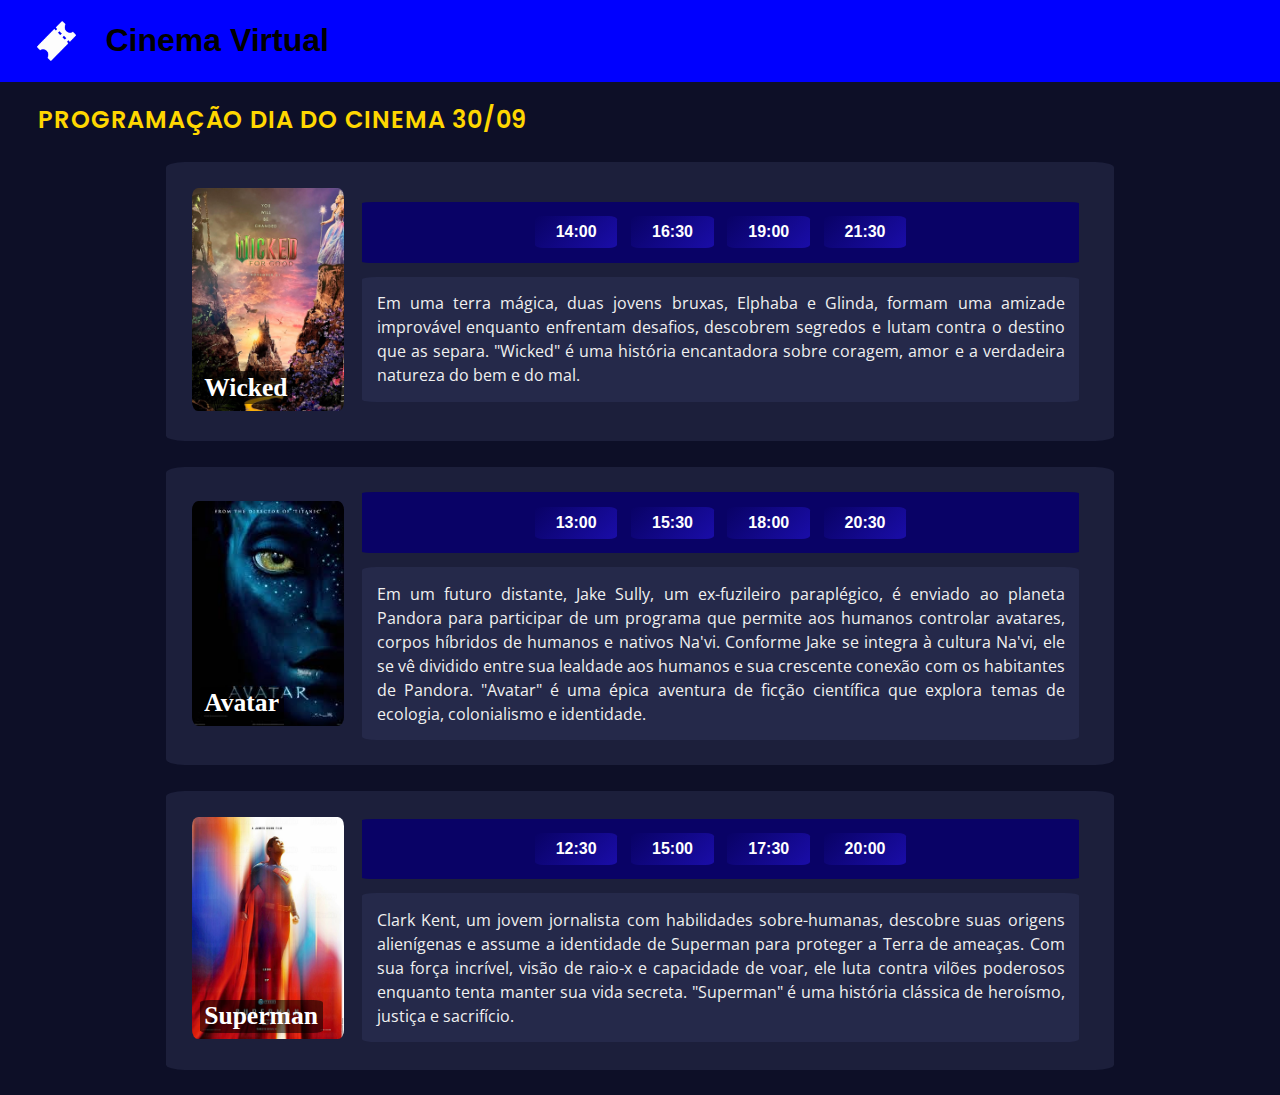
<file: Escolha de Hórario/index.html>
<!DOCTYPE html>
<html lang="pt-BR">
<head>
    <meta charset="UTF-8">
    <title>Seleção da Sessão</title>
    <link href="style.css" rel="stylesheet">
    <link href="https://fonts.googleapis.com/css2?family=Poppins:wght@600&family=Open+Sans:wght@400&display=swap" rel="stylesheet">
</head>
<body>
    <!-- Cabeçalho -->
    <header>
        <div id="banner">
            <img src="Imagens/logo.png" alt="Icone" id="banner_img">
            <h1 id="banner_h1">Cinema Virtual</h1>
        </div>
    </header>

    <!-- Conteúdo principal -->

    <h2 class="titulo-horarios"> Programação Dia do Cinema 30/09 </h2>
     <!-- Talvez colocar um ícone com mais opções de data? -->

    <!-- Filme 1: Wicked -->
    <div class="filme-wrapper">
        <div class="img-container">
                <img id="img_principal" src="Imagens/wicked-poster.png" alt="Poster do filme">
                <div id="txt_img_principal">Wicked</div>
            </div>
            <div class="horarios-container">
                <div id="container_card">
                    <div class="opcoes_genero">14:00</div>
                    <div class="opcoes_genero">16:30</div>
                    <div class="opcoes_genero">19:00</div>
                    <div class="opcoes_genero">21:30</div>
                </div>
                <div class="sinopse">
         <p>
            Em uma terra mágica, duas jovens bruxas, Elphaba e Glinda, formam uma amizade improvável enquanto enfrentam desafios, descobrem segredos e lutam contra o destino que as separa. "Wicked" é uma história encantadora sobre coragem, amor e a verdadeira natureza do bem e do mal.
        </p>
    </div>
                
        </div>
    </div>

    <!-- Filme 2: Avatar -->
    <div class="filme-wrapper">
        <div class="img-container">
            <img id="img_principal" src="Imagens/avatar-poster.jpeg" alt="Poster do filme">
            <div id="txt_img_principal">Avatar</div>
        </div>
        <div class="horarios-container">
            <div id="container_card">
                <div class="opcoes_genero">13:00</div>
                <div class="opcoes_genero">15:30</div>
                <div class="opcoes_genero">18:00</div>
                <div class="opcoes_genero">20:30</div>
            </div>
            <div class="sinopse">
         <p>
            Em um futuro distante, Jake Sully, um ex-fuzileiro paraplégico, é enviado ao planeta Pandora para participar de um programa que permite aos humanos controlar avatares, corpos híbridos de humanos e nativos Na'vi. Conforme Jake se integra à cultura Na'vi, ele se vê dividido entre sua lealdade aos humanos e sua crescente conexão com os habitantes de Pandora. "Avatar" é uma épica aventura de ficção científica que explora temas de ecologia, colonialismo e identidade.
        </p>
    </div>
        </div>
    </div>

    <!-- Filme 3: Superman -->
     <div class="filme-wrapper">
        <div class="img-container">
            <img id="img_principal" src="Imagens/superman-poster.jpg" alt="Poster do filme">
            <div id="txt_img_principal">Superman</div>
        </div>
        <div class="horarios-container">
            <div id="container_card">
                <div class="opcoes_genero">12:30</div>
                <div class="opcoes_genero">15:00</div>
                <div class="opcoes_genero">17:30</div>
                <div class="opcoes_genero">20:00</div>
            </div>
            <div class="sinopse">
         <p>
            Clark Kent, um jovem jornalista com habilidades sobre-humanas, descobre suas origens alienígenas e assume a identidade de Superman para proteger a Terra de ameaças. Com sua força incrível, visão de raio-x e capacidade de voar, ele luta contra vilões poderosos enquanto tenta manter sua vida secreta. "Superman" é uma história clássica de heroísmo, justiça e sacrifício.
        </p>
    </div>
        </div>
    </div>

</body>
</html>
</file>
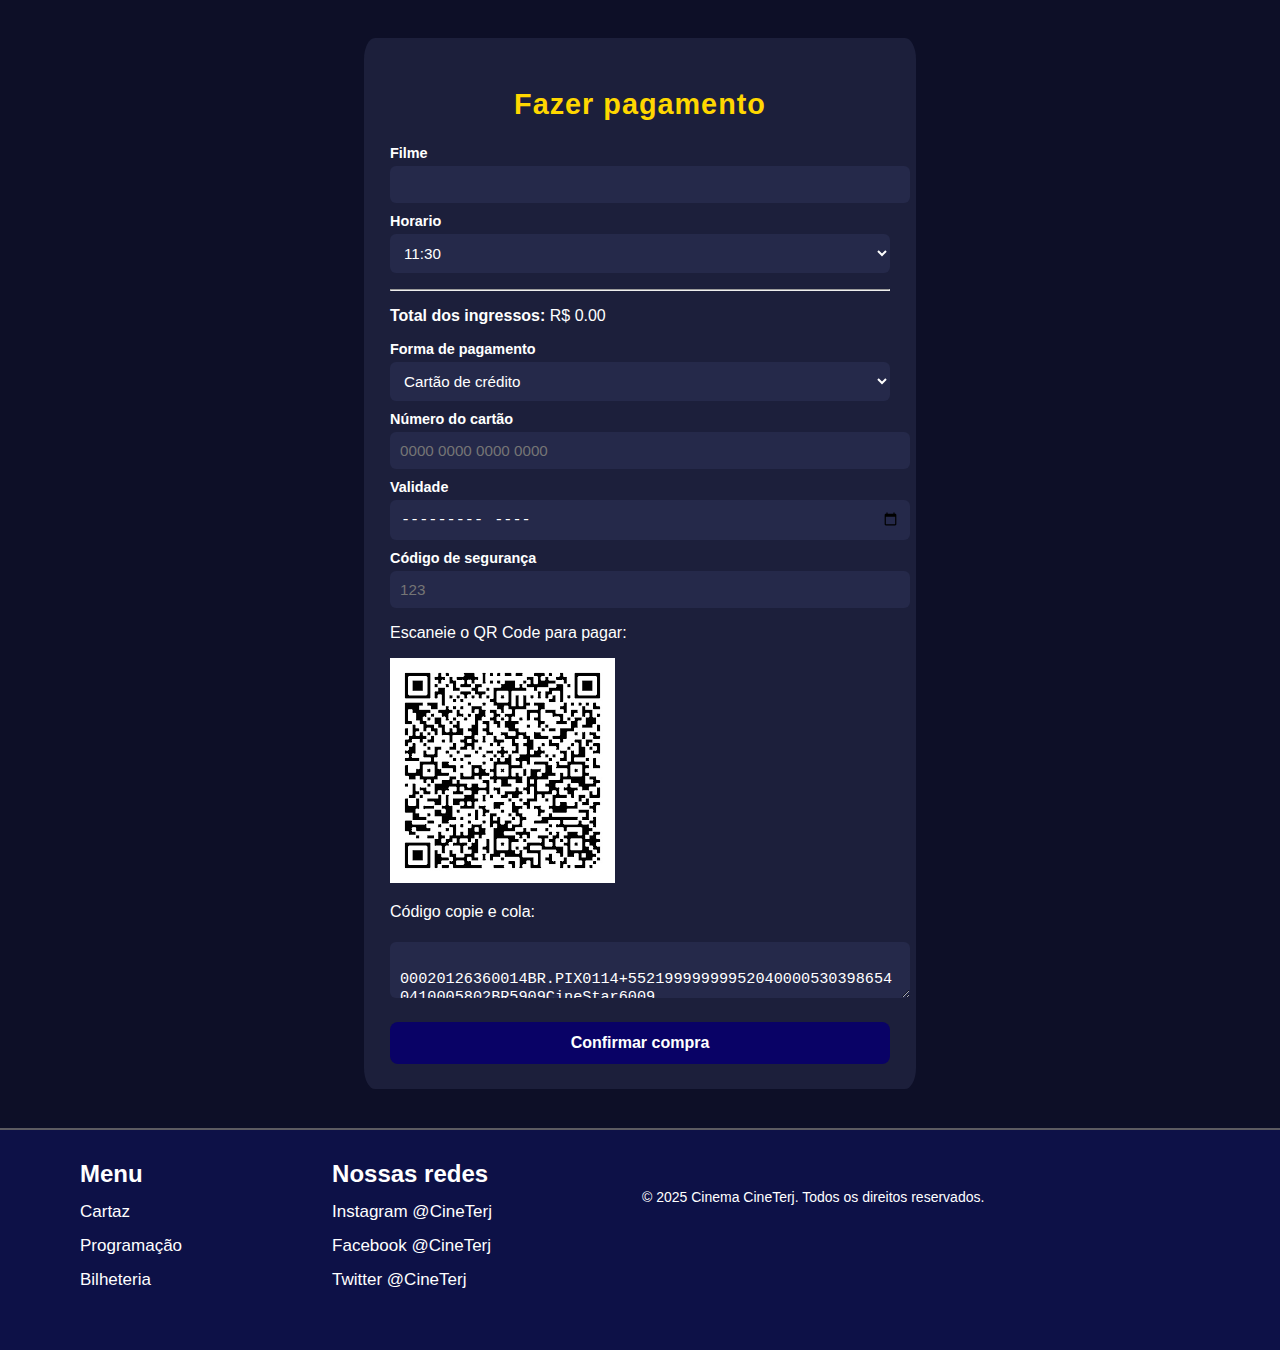
<file: pagamento.html>
<!DOCTYPE html>
<html lang="pt-br">
<head>
    <meta charset="UTF-8">
    <title>Página de pagamento</title>
    <link href="Css/pagamento.css" rel="stylesheet">
</head>
<body>
    <div class="pagamento-wrapper">
        <h2>Fazer pagamento</h2>
        <form>
            <label>Filme</label>
            <input type="text" id="filme" disabled>

            <label>Horario</label>
            <select id="horaio">
                <option>11:30</option>
                <option>12:00</option>
                <option>13:00</option>
                <option>14:00</option>
                <option>14:30</option>
                <option>15:30</option>
                <option>16:45</option>
                <option>17:00</option>
                <option>18:00</option>
                <option>19:15</option>
                <option>19:30</option>
                <option>20:30</option>
            </select>

            <p></p>
            <hr>
            <p>
                <span style="font-weight: bold;">Total dos ingressos:</span> 
                R$ <span id="valorTotal" style="font-weight: normal;">0.00</span>
            </p>

            <label>Forma de pagamento</label>
            <select>
                <option value="cartao">Cartão de crédito</option>
                <option value="pix">PIX</option>
            </select>

            <div>
              <label>Número do cartão</label>
              <input type="text" placeholder="0000 0000 0000 0000">

              <label>Validade</label>
              <input type="month">

              <label>Código de segurança</label>
              <input type="text" maxlength="3" placeholder="123">
           </div>

            <div>
                <p>Escaneie o QR Code para pagar:</p>
                <img src="Imagens/qr-code.png" alt="QR Code Pix">
                <p>Código copie e cola:</p>
                <textarea>
                    00020126360014BR.PIX0114+552199999999520400005303986540410005802BR5909CineStar6009
                </textarea>
            </div>

            <button type="submit" id="pagamento">Confirmar compra</button>
            <div id="alerta">
                Pagamento confirmado!
            </div>
        </form>
    </div>

    <footer id="footer">
        <div class="footer_coluna">
            <h3 class="footer_titulo">Menu</h3>
            <a class="footer_txt" href="index.html">Cartaz</a>
            <a class="footer_txt" href="Programação.html">Programação</a>
            <a class="footer_txt" href="placeholder.html">Bilheteria</a>
        </div>
        <div class="footer_coluna">
            <h3 class="footer_titulo">Nossas redes</h3>
            <a class="footer_txt">Instagram @CineTerj</a>
            <a class="footer_txt">Facebook @CineTerj</a>
            <a class="footer_txt">Twitter @CineTerj</a>
        </div>
        <div class="footer-content">
            <p>&copy; 2025 Cinema CineTerj. Todos os direitos reservados.</p>
        </div>
    </footer>

    <script src="js/pagamento.js"></script>

</body>
</html>
</file>
<file: Escolha de Hórario/style.css>
/* ===== Corpo da página ===== */
body {
  background-color: #0d0f27;
  margin: 0;
  padding: 0;
  font-family: 'Open Sans', sans-serif;
}

/* ===== Cabeçalho ===== */
#banner {
    display: flex;
    gap: 1.5%; 
    align-items: center; 
    padding: 0.8% 2%;
    border-bottom: 0.2% solid #ccc;
    background-color: blue;
}

#banner_img {
    width: 5%;
    height: auto;
}

#banner_h1 {
    font-family: 'Roboto', sans-serif;
    font-size: 2rem;
    font-weight: bold;
    margin: 0;
}

/* ===== Container do filme ===== */
.filme-wrapper {
  display: flex;
  flex-direction: row;
  align-items: center;
  gap: 2%;
  max-width: 70%;
  margin: 2% auto;
  padding: 2%;
  background-color: #1c1f3b;
  border-radius: 2%;
  box-shadow: 0 0.5% 1.4% rgba(0,0,0,0.4);
}

/* ===== Pôster ===== */
.img-container {
  width: 17%;
  position: relative;
}

#img_principal {
  width: 100%;
  height: auto;
  border-radius: 4%;
}

#txt_img_principal {
  position: absolute;
  bottom: 5%;
  left: 5%;
  color: white;
  font-family: 'Cinzel', serif;
  font-size: 1.6rem;
  font-weight: bold;
  padding: 1% 3%;
  border-radius: 8%;
  background: rgba(0,0,0,0.55);
}

/* ===== Horários ===== */
.horarios-container {
  width: 80%;
}

/* Título acima do quadrado de horários */
.titulo-horarios {
  color: #ffd700;
  font-family: 'Poppins', sans-serif;
  font-size: 1.5rem;
  font-weight: 600;
  margin-bottom: 2%;
  text-transform: uppercase;
  letter-spacing: 0.05rem;
  margin-left: 3%;
}

/* ===== Sinopse ===== */
.sinopse {
  margin-top: 2%;
  padding: 2%;
  background-color: #25294a;
  border-radius: 2%;
  box-shadow: 0 0.4% 1% rgba(0,0,0,0.35);
}

.sinopse p {
  margin: 0;
  color: #f0f0f0;
  font-family: 'Open Sans', sans-serif;
  font-size: 1rem;
  line-height: 1.5;
  text-align: justify;
}

/* ===== Faixa azul dos horários ===== */
#container_card {
  display: flex;
  flex-wrap: wrap;
  gap: 2%;
  background-color: #090266;
  border-radius: 2%;
  padding: 2%;
  box-shadow: 0 0.4% 1% rgba(0,0,0,0.3);
  
  justify-content: center;  
  align-items: center;      
}

/* Caixinhas individuais */
.opcoes_genero {
  border-radius: 10%;
  background: linear-gradient(135deg, #090266, #1a0da8);
  font-family: 'Roboto', sans-serif;
  font-size: 1rem;
  font-weight: bold;
  color: white;
  padding: 1% 2%;
  cursor: pointer;
  transition: 0.2s;
  text-align: center;
  min-width: 8%;
  box-shadow: 0 0.2% 0.6% rgba(0,0,0,0.35);
}

.opcoes_genero:hover {
  transform: scale(1.08);
  background: linear-gradient(135deg, #1a0da8, #090266);
}

/* ===== Responsividade ===== */
@media (max-width: 900px) {
  .filme-wrapper {
    flex-direction: column;
    align-items: center;
  }
  
  .img-container, .horarios-container {
    width: 90%;
  }
  
  #container_card {
    justify-content: center;
  }
}
</file>
<file: Css/pagamento.css>
body {
    background-color: #0d0f27;
    margin: 0;
    padding: 0;
    font-family: 'Open Sans', sans-serif;
    color: white;
}

.pagamento-wrapper {
    max-width: 500px;
    margin: 3% auto;
    padding: 2%;
    background-color: #1c1f3b;
    border-radius: 2%;
}

h2 {
    text-align: center;
    color: #ffd700;
    font-family: 'Poppins', sans-serif;
    font-size: 1.8rem;
    margin-bottom: 1.5rem;
    letter-spacing: 1px;
}

label {
    display: block;
    margin-top: 10px;
    font-size: 0.9rem;
    color: white;
    font-weight: 600;
}

input, select, textarea {
    width: 100%;
    padding: 10px;
    margin-top: 5px;
    border-radius: 6px;
    border: none;
    font-size: 0.95rem;
    background-color: #25294a;
    color: white;
}

button {
    margin-top: 20px;
    width: 100%;
    padding: 12px;
    border-radius: 8px;
    border: none;
    background: #090266;
    color: white;
    font-size: 1rem;
    font-weight: bold;
    cursor: pointer;
    transition: all 0.3s ease;
}

button:hover {
    transform: scale(1.05);
    background: #0f0599;
}

#pix-container {
    display: none;
    margin-top: 20px;
    text-align: center;
    background: #25294a;
    padding: 15px;
    border-radius: 8px;
}

#pix-container img {
    width: 180px;
    margin: 10px 0;
}

#pix-container textarea {
    height: 80px;
    font-size: 0.9rem;
}

#alerta {
    display: none;
    position: fixed;
    top: 10%;
    left: 50%;
    transform: translateX(-50%);
    background: #0f0599;
    color: white;
    padding: 20px 30px;
    border-radius: 8px;
    font-size: 16px;
    text-align: center;
}

#footer {
  display: flex;
  gap: 150px; 
  padding: 30px 80px;
  border-top: 2px solid #5c5b61;
  background-color: #0d1147;;
  height: 160px;
}

.footer_coluna {
  display: flex;
  flex-direction: column;
  gap:14px
}

.footer_titulo {
    font-family: 'Roboto', sans-serif;
    font-size: 24px;
    font-weight: bold;
    margin: 0;
    color: white;
}

.footer_txt {
  font-family: 'Roboto', sans-serif;
  font-size: 17px;
  margin: 0;
  color: white;
  text-decoration: none;
}

.footer-content {
  color: white;
  text-align: center;
  padding: 15px 0;
  font-family: 'Roboto', sans-serif;
  font-size: 14px;
}

.footer_txt:link,
.footer_txt:visited,
.footer_txt:hover,
.footer_txt:active {
  color: white;
}

/* ===== Responsividade ===== */
@media (max-width: 900px) {
  .filme-wrapper {
    flex-direction: column;
    align-items: center;
  }
</file>
